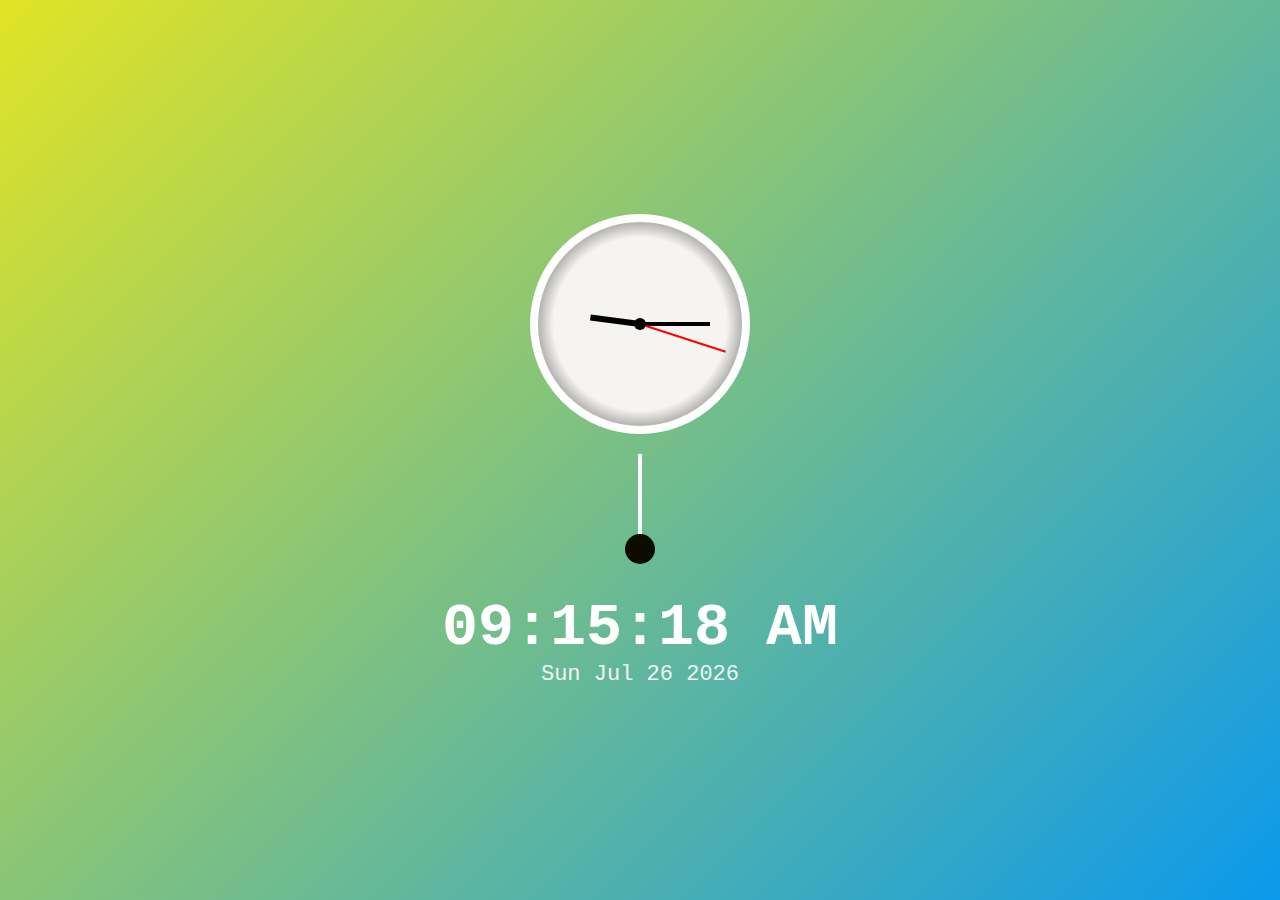
<file: Luxury Clock with HTML-CSS- Java/index.html>
<!DOCTYPE html>
<html lang="en">
<head>
  <meta charset="UTF-8">
<!--Originally built as a simple Digital Clock example.
Enhanced into a Luxury Clock with gradient background,
analog clock, pendulum animation, and modern UI design.-->
  <title>Luxury Clock</title>
  <link rel="stylesheet" href="style.css">
</head>
<body>

  <div class="clock-container">

    <!-- Analog Clock -->
    <div class="analog-clock">
      <div class="hand hour" id="hour"></div>
      <div class="hand minute" id="minute"></div>
      <div class="hand second" id="second"></div>
      <div class="center-dot"></div>
    </div>

    <!-- Pendulum -->
    <div class="pendulum">
      <div class="rod"></div>
      <div class="bob"></div>
    </div>

    <!-- Digital Clock -->
    <h1 id="clock"></h1>
    <p id="date"></p>

  </div>

  <script src="script.js"></script>
</body>
</html>
</file>
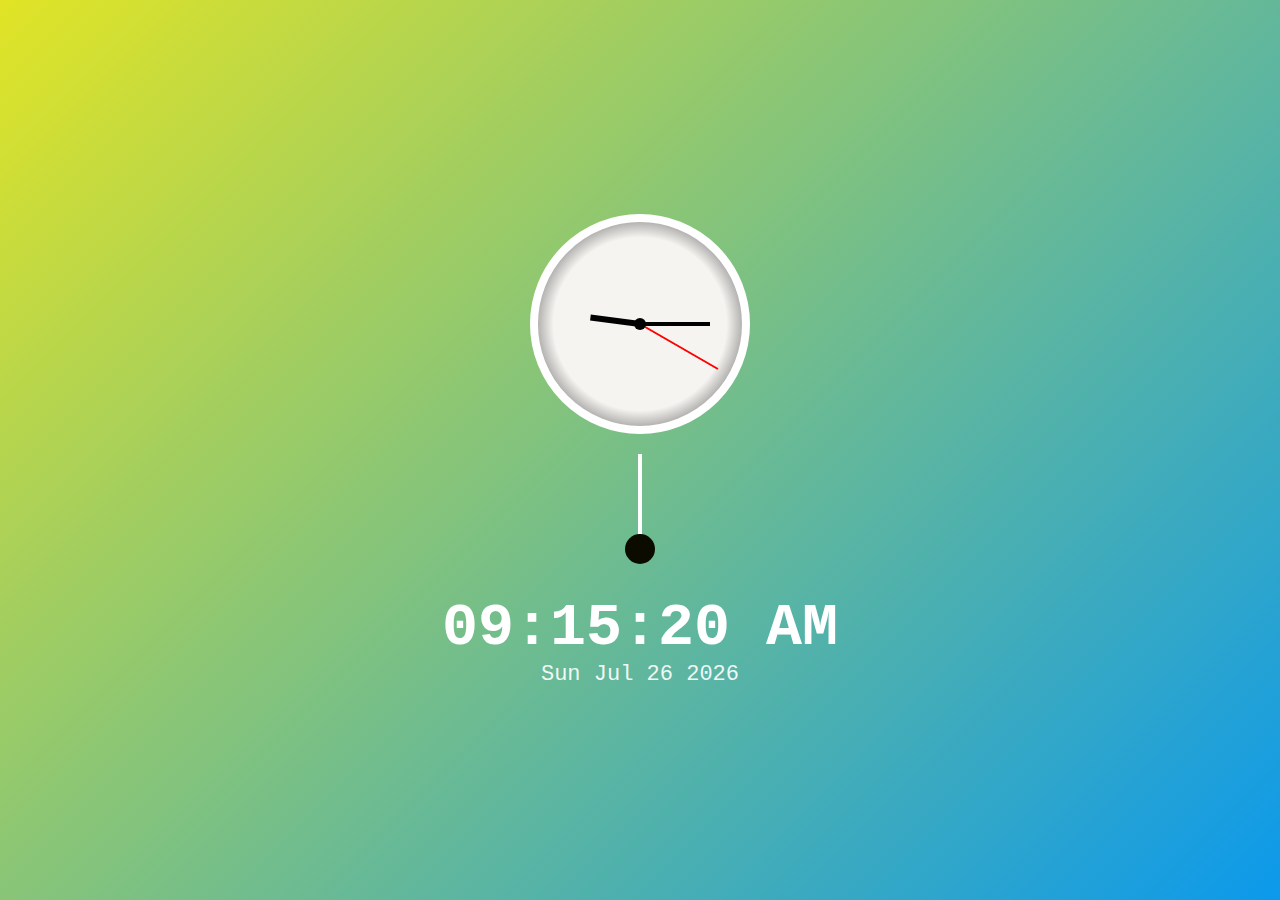
<file: Luxury Clock with HTML-CSS- Java/clock.html>
<!DOCTYPE html>
<html lang="en">
<head>
  <meta charset="UTF-8">
<!--Originally built as a simple Digital Clock example.
Enhanced into a Luxury Clock with gradient background,
analog clock, pendulum animation, and modern UI design.-->
  <title>Luxury Clock</title>
  <link rel="stylesheet" href="clock.css">
</head>
<body>

  <div class="clock-container">

    <!-- Analog Clock -->
    <div class="analog-clock">
      <div class="hand hour" id="hour"></div>
      <div class="hand minute" id="minute"></div>
      <div class="hand second" id="second"></div>
      <div class="center-dot"></div>
    </div>

    <!-- Pendulum -->
    <div class="pendulum">
      <div class="rod"></div>
      <div class="bob"></div>
    </div>

    <!-- Digital Clock -->
    <h1 id="clock"></h1>
    <p id="date"></p>

  </div>

  <script src="clock.js"></script>
</body>
</html>
</file>
<file: Luxury Clock with HTML-CSS- Java/style.css>
/*
This project started as a basic digital clock.
The design has been upgraded to a luxury-style clock UI
using gradient backgrounds, analog clock styling,
and pendulum animation for a premium visual experience.
*/
* {
  margin: 0;
  padding: 0;
  box-sizing: border-box;
}

body {
  height: 100vh;
  background: linear-gradient(135deg, #e1e425, #0b99ec);
  font-family: 'Courier New', monospace;
}

.clock-container {
  height: 100vh;
  display: flex;
  flex-direction: column;
  justify-content: center;
  align-items: center;
  color: white;
}

/* DIGITAL CLOCK */
#clock {
  font-size: 60px;
  margin-top: 20px;
}

#date {
  font-size: 22px;
  opacity: 0.9;
}

/* ANALOG CLOCK */
.analog-clock {
  width: 220px;
  height: 220px;
  border: 8px solid white;
  border-radius: 50%;
  position: relative;
  background: radial-gradient(circle, #f5f4f1 60%, #000000);
}

.hand {
  position: absolute;
  bottom: 50%;
  left: 50%;
  transform-origin: bottom;
  transform: translateX(-50%);
}

.hour {
  height: 50px;
  width: 6px;
  background: black;
}

.minute {
  height: 70px;
  width: 4px;
  background: black;
}

.second {
  height: 90px;
  width: 2px;
  background: red;
}

.center-dot {
  width: 12px;
  height: 12px;
  background: black;
  border-radius: 50%;
  position: absolute;
  top: 50%;
  left: 50%;
  transform: translate(-50%, -50%);
}

/* PENDULUM */
.pendulum {
  margin-top: 20px;
  position: relative;
  height: 120px;
  animation: swing 2s ease-in-out infinite alternate;
  transform-origin: top center;
}

.rod {
  width: 4px;
  height: 80px;
  background: white;
  margin: auto;
}

.bob {
  width: 30px;
  height: 30px;
  background: rgb(12, 11, 0);
  border-radius: 50%;
  margin: auto;
}

@keyframes swing {
  from { transform: rotate(-20deg); }
  to   { transform: rotate(20deg); }
}
</file>
<file: Luxury Clock with HTML-CSS- Java/clock.css>
/*
This project started as a basic digital clock.
The design has been upgraded to a luxury-style clock UI
using gradient backgrounds, analog clock styling,
and pendulum animation for a premium visual experience.
*/
* {
  margin: 0;
  padding: 0;
  box-sizing: border-box;
}

body {
  height: 100vh;
  background: linear-gradient(135deg, #e1e425, #0b99ec);
  font-family: 'Courier New', monospace;
}

.clock-container {
  height: 100vh;
  display: flex;
  flex-direction: column;
  justify-content: center;
  align-items: center;
  color: white;
}

/* DIGITAL CLOCK */
#clock {
  font-size: 60px;
  margin-top: 20px;
}

#date {
  font-size: 22px;
  opacity: 0.9;
}

/* ANALOG CLOCK */
.analog-clock {
  width: 220px;
  height: 220px;
  border: 8px solid white;
  border-radius: 50%;
  position: relative;
  background: radial-gradient(circle, #f5f4f1 60%, #000000);
}

.hand {
  position: absolute;
  bottom: 50%;
  left: 50%;
  transform-origin: bottom;
  transform: translateX(-50%);
}

.hour {
  height: 50px;
  width: 6px;
  background: black;
}

.minute {
  height: 70px;
  width: 4px;
  background: black;
}

.second {
  height: 90px;
  width: 2px;
  background: red;
}

.center-dot {
  width: 12px;
  height: 12px;
  background: black;
  border-radius: 50%;
  position: absolute;
  top: 50%;
  left: 50%;
  transform: translate(-50%, -50%);
}

/* PENDULUM */
.pendulum {
  margin-top: 20px;
  position: relative;
  height: 120px;
  animation: swing 2s ease-in-out infinite alternate;
  transform-origin: top center;
}

.rod {
  width: 4px;
  height: 80px;
  background: white;
  margin: auto;
}

.bob {
  width: 30px;
  height: 30px;
  background: rgb(12, 11, 0);
  border-radius: 50%;
  margin: auto;
}

@keyframes swing {
  from { transform: rotate(-20deg); }
  to   { transform: rotate(20deg); }
}
</file>
